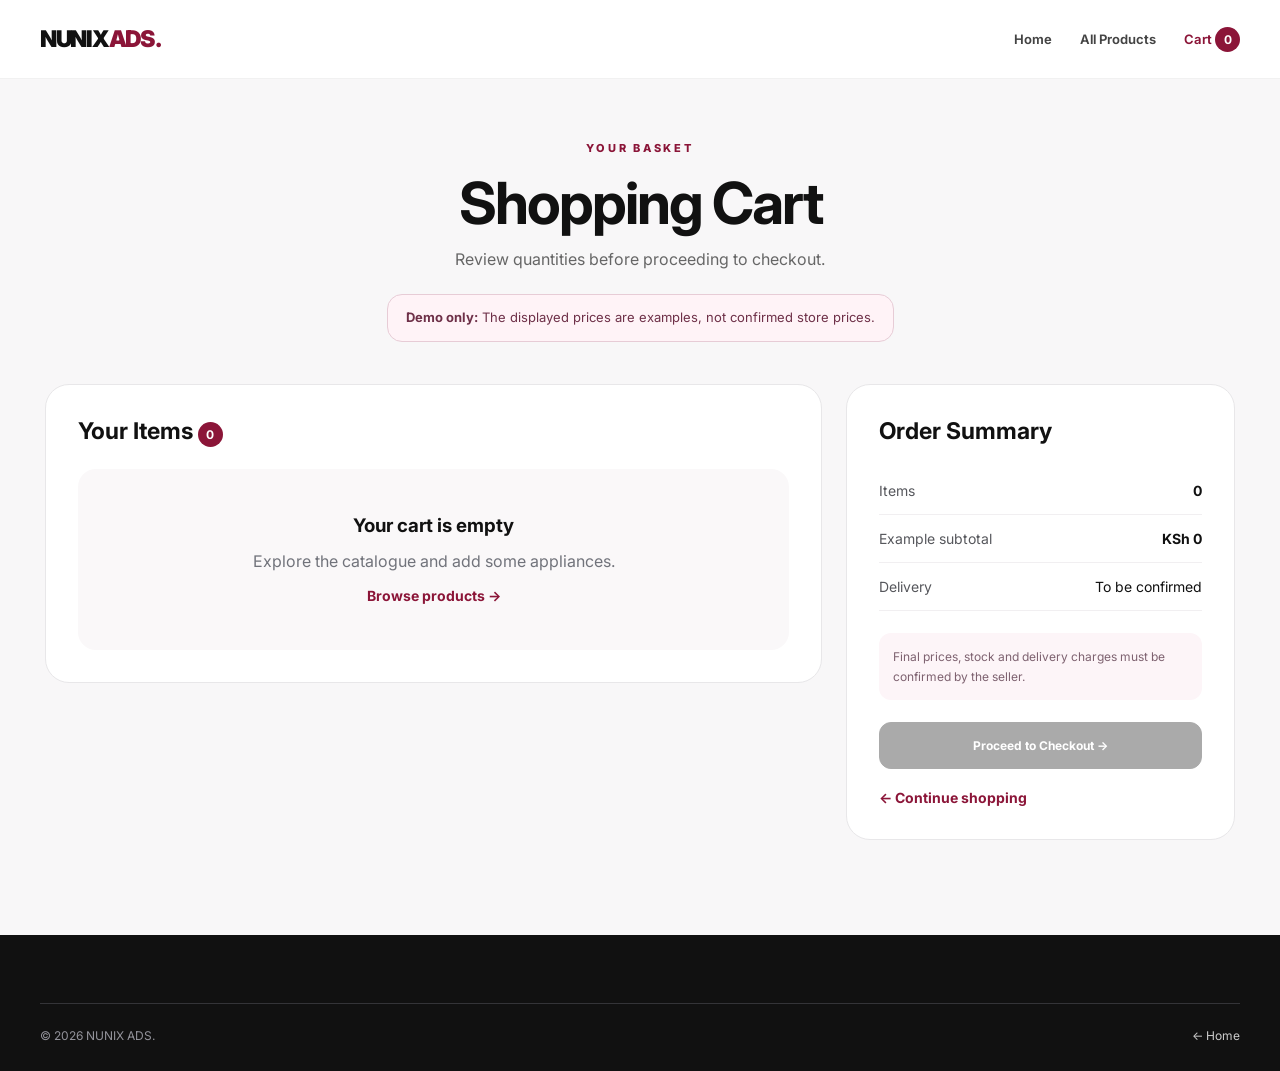
<file: cart.html>
<!DOCTYPE html>
<html lang="en">
<head>
  <meta charset="UTF-8">
  <meta name="viewport" content="width=device-width,initial-scale=1">
  <title>Your Cart | NUNIX ADS</title>
  <meta name="description" content="Review the items in your NUNIX ADS shopping cart.">
  <link rel="stylesheet" href="css/style.css">
  <link rel="stylesheet" href="css/products.css">
  <script src="js/catalog-data.js" defer></script>
  <script src="js/cart-store.js" defer></script>
  <script src="js/cart-page.js" defer></script>
</head>
<body>
  <header class="header"><nav class="navbar container shop-nav" aria-label="Main navigation">
    <a class="logo" href="index.html">NUNIX<span>ADS.</span></a>
    <div class="shop-header-links"><a href="index.html">Home</a><a href="products.html">All Products</a><a href="cart.html" aria-current="page">Cart <span class="cart-count" data-cart-count>0</span></a></div>
  </nav></header>
  <main class="shop-shell">
    <div class="shop-intro"><p class="eyebrow">YOUR BASKET</p><h1>Shopping Cart</h1><p>Review quantities before proceeding to checkout.</p><p class="demo-banner"><strong>Demo only:</strong> The displayed prices are examples, not confirmed store prices.</p></div>
    <div class="cart-layout">
      <section class="cart-panel" aria-labelledby="cart-heading">
        <h2 id="cart-heading">Your Items <span class="cart-count" data-cart-count>0</span></h2>
        <div id="cart-items"></div>
        <div class="shop-empty" id="cart-empty" hidden><h3>Your cart is empty</h3><p>Explore the catalogue and add some appliances.</p><a href="products.html">Browse products →</a></div>
      </section>
      <aside class="cart-summary" aria-labelledby="summary-heading">
        <h2 id="summary-heading">Order Summary</h2>
        <div class="summary-row"><span>Items</span><strong id="summary-count">0</strong></div>
        <div class="summary-row"><span>Example subtotal</span><strong id="summary-subtotal">KSh 0</strong></div>
        <div class="summary-row"><span>Delivery</span><span>To be confirmed</span></div>
        <p class="cart-disclaimer">Final prices, stock and delivery charges must be confirmed by the seller.</p>
        <a class="shop-primary-button checkout-link" id="checkout-link" href="checkout.html">Proceed to Checkout →</a>
        <a class="shop-back-link" href="products.html">← Continue shopping</a>
      </aside>
    </div>
  </main>
  <footer class="footer"><div class="container footer-bottom shop-footer"><p>© <span id="copyright-year">2026</span> NUNIX ADS.</p><a href="index.html">← Home</a></div></footer>
</body>
</html>
</file>
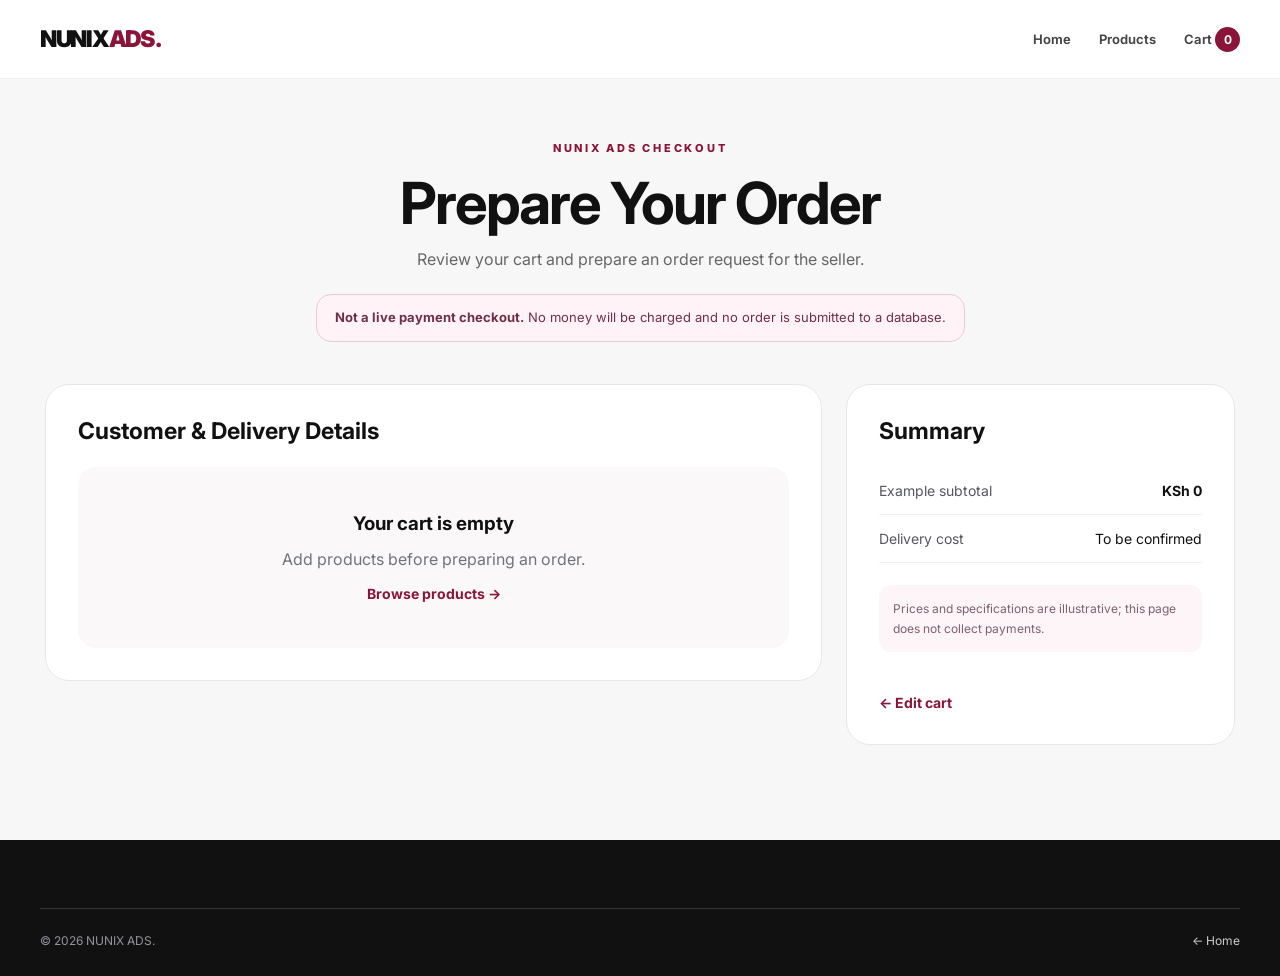
<file: checkout.html>
<!DOCTYPE html>
<html lang="en">
<head>
  <meta charset="UTF-8">
  <meta name="viewport" content="width=device-width,initial-scale=1">
  <title>Checkout | NUNIX ADS</title>
  <meta name="description" content="Prepare a NUNIX ADS order request and review your example subtotal.">
  <link rel="stylesheet" href="css/style.css">
  <link rel="stylesheet" href="css/products.css">
  <script src="js/catalog-data.js" defer></script>
  <script src="js/cart-store.js" defer></script>
  <script src="js/checkout.js" defer></script>
</head>
<body>
  <header class="header"><nav class="navbar container shop-nav" aria-label="Main navigation">
    <a class="logo" href="index.html">NUNIX<span>ADS.</span></a>
    <div class="shop-header-links"><a href="index.html">Home</a><a href="products.html">Products</a><a href="cart.html">Cart <span class="cart-count" data-cart-count>0</span></a></div>
  </nav></header>
  <main class="shop-shell">
    <div class="shop-intro"><p class="eyebrow">NUNIX ADS CHECKOUT</p><h1>Prepare Your Order</h1><p>Review your cart and prepare an order request for the seller.</p><p class="demo-banner"><strong>Not a live payment checkout.</strong> No money will be charged and no order is submitted to a database.</p></div>
    <div class="cart-layout">
      <section class="cart-panel">
        <h2>Customer &amp; Delivery Details</h2>
        <div class="shop-empty" id="checkout-empty" hidden><h3>Your cart is empty</h3><p>Add products before preparing an order.</p><a href="products.html">Browse products →</a></div>
        <form class="checkout-form" id="checkout-form">
          <label>Full name <input name="name" id="customer-name" type="text" autocomplete="name" required maxlength="80" placeholder="Your full name"></label>
          <label>Phone number <input name="phone" id="customer-phone" type="tel" autocomplete="tel" inputmode="tel" required placeholder="07XXXXXXXX or +2547XXXXXXXX"></label>
          <label>Email (optional) <input name="email" id="customer-email" type="email" autocomplete="email" maxlength="100" placeholder="you@example.com"></label>
          <div class="checkout-form-columns">
            <label>County <input name="county" id="customer-county" type="text" required maxlength="60" placeholder="e.g. Nairobi"></label>
            <label>Town / area <input name="town" id="customer-town" type="text" required maxlength="80" placeholder="Town or delivery area"></label>
          </div>
          <label>Delivery instructions (optional) <textarea id="delivery-notes" name="notes" maxlength="300" rows="3" placeholder="Nearby landmark or other delivery instructions"></textarea></label>
          <fieldset class="checkout-fieldset">
            <legend>How would you prefer to arrange payment?</legend>
            <label><input name="payment" type="radio" value="Discuss payment with seller" checked> Discuss payment with seller</label>
            <label><input name="payment" type="radio" value="Request cash on delivery (subject to seller approval)"> Request cash on delivery (seller must approve)</label>
            <p>M-Pesa payment cannot be accepted here yet. It requires a secure payment integration.</p>
          </fieldset>
          <button class="shop-primary-button" id="prepare-order" type="submit">Prepare Order Request →</button>
        </form>
        <div class="checkout-result" id="checkout-result" hidden>
          <h3>Order request prepared — not submitted</h3>
          <p>Send this request to the seller for confirmation of price, stock and delivery charges.</p>
          <pre class="checkout-preview" id="checkout-preview"></pre>
          <a class="shop-primary-button" id="whatsapp-request" href="#" target="_blank" rel="noopener noreferrer" hidden>Send Request on WhatsApp ↗</a>
          <button class="shop-primary-button" id="copy-request" type="button">Copy Request</button>
          <p id="checkout-feedback" role="status" aria-live="polite"></p>
        </div>
      </section>
      <aside class="cart-summary">
        <h2>Summary</h2>
        <div id="checkout-lines"></div>
        <div class="summary-row"><span>Example subtotal</span><strong id="checkout-subtotal">KSh 0</strong></div>
        <div class="summary-row"><span>Delivery cost</span><span>To be confirmed</span></div>
        <p class="cart-disclaimer">Prices and specifications are illustrative; this page does not collect payments.</p>
        <a class="shop-back-link" href="cart.html">← Edit cart</a>
      </aside>
    </div>
  </main>
  <footer class="footer"><div class="container footer-bottom shop-footer"><p>© <span id="copyright-year">2026</span> NUNIX ADS.</p><a href="index.html">← Home</a></div></footer>
</body>
</html>
</file>
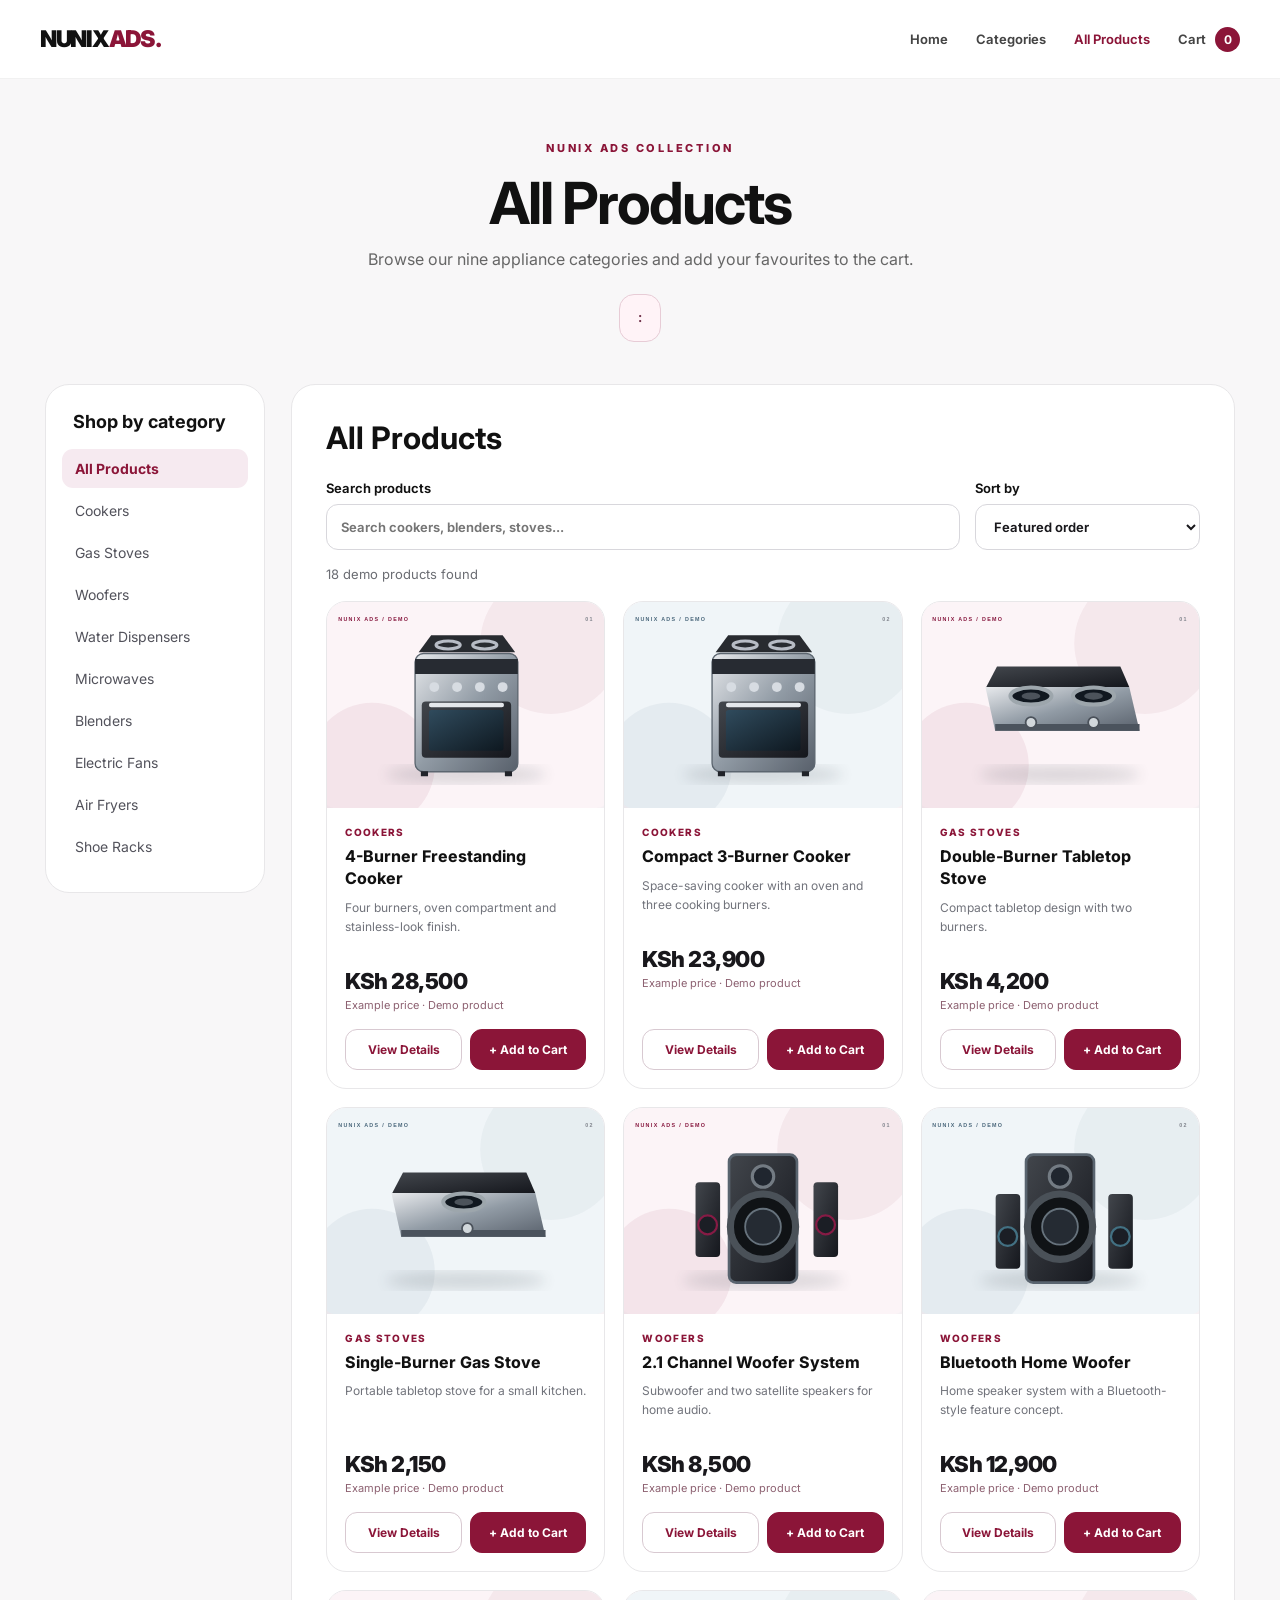
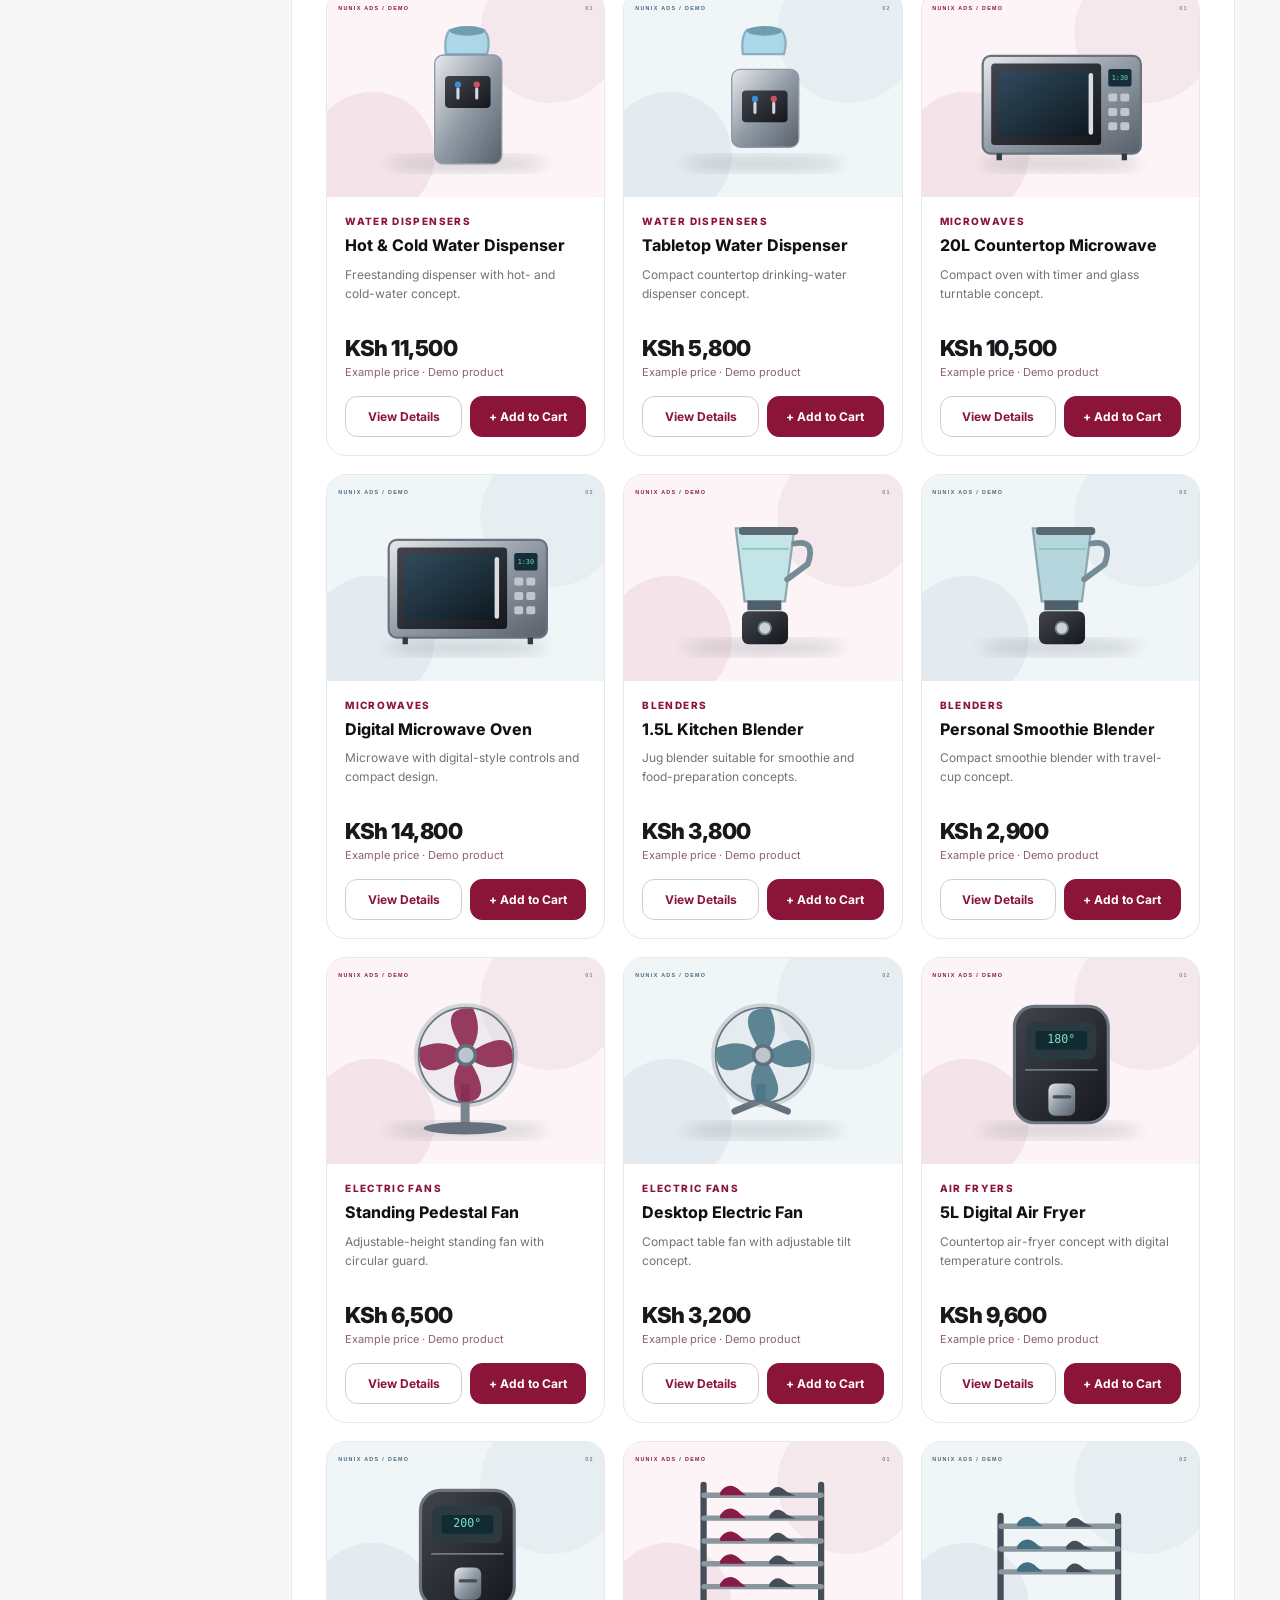
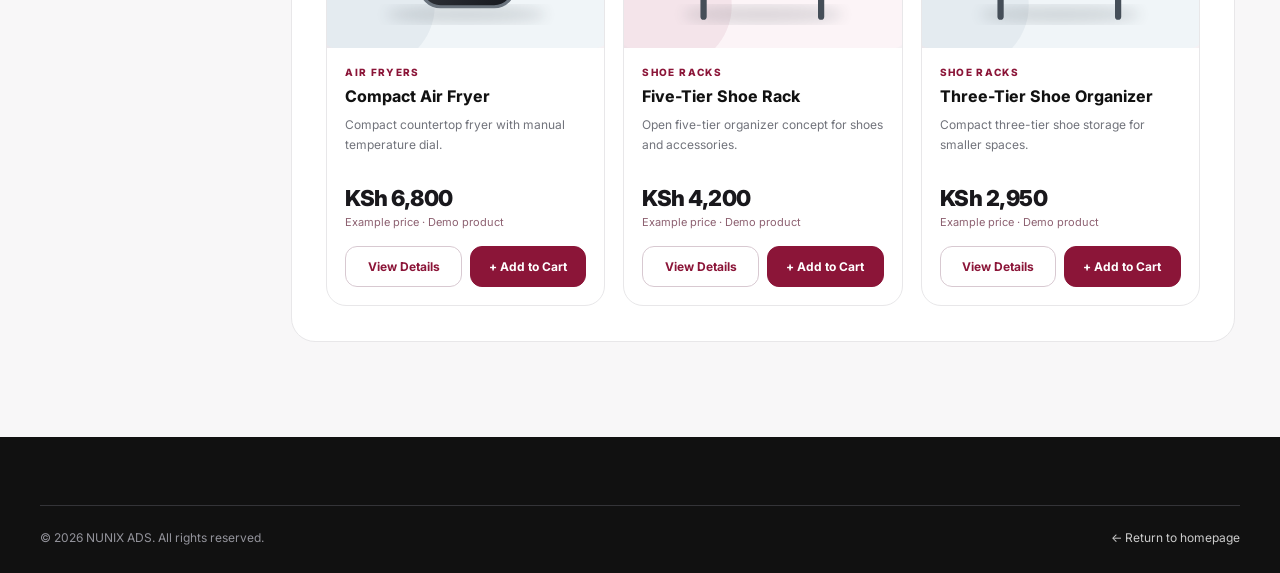
<file: products.html>
<!DOCTYPE html>
<html lang="en">
<head>
  <meta charset="UTF-8">
  <meta name="viewport" content="width=device-width, initial-scale=1">
  <meta name="description" content="Browse the demo NUNIX ADS catalogue: cookers, stoves, woofers, dispensers, microwaves, blenders, fans, fryers, and shoe racks.">
  <title>All Products | NUNIX ADS</title>
  <link rel="stylesheet" href="css/style.css">
  <link rel="stylesheet" href="css/products.css">
  <script src="js/catalog-data.js" defer></script>
  <script src="js/cart-store.js" defer></script>
  <script src="js/products.js" defer></script>
</head>
<body>
  <header class="header">
    <nav class="navbar container shop-nav" aria-label="Main navigation">
      <a class="logo" href="index.html">NUNIX<span>ADS.</span></a>
      <div class="shop-header-links">
        <a href="index.html">Home</a>
        <a href="index.html#categories">Categories</a>
        <a href="products.html" aria-current="page">All Products</a>
        <a class="shop-cart-link" href="cart.html">Cart <span class="cart-count" data-cart-count>0</span></a>
      </div>
    </nav>
  </header>

  <main class="shop-shell">
    <div class="shop-intro">
      <p class="eyebrow">NUNIX ADS COLLECTION</p>
      <h1 id="page-title">All Products</h1>
      <p>Browse our nine appliance categories and add your favourites to the cart.</p>
      <p class="demo-banner"><strong>:</strong></p>
    </div>

    <div class="shop-layout">
      <aside class="shop-sidebar" aria-label="Filter by category">
        <h2>Shop by category</h2>
        <nav id="category-list" class="shop-categories" aria-label="Product categories"></nav>
      </aside>

      <section class="shop-results" aria-labelledby="results-title">
        <div class="shop-section-heading">
          <h2 id="results-title">Browse Products</h2>
        </div>
        <div class="shop-toolbar">
          <label class="shop-search-label" for="product-search">Search products
            <input id="product-search" type="search" placeholder="Search cookers, blenders, stoves..." autocomplete="off">
          </label>
          <label class="shop-sort-label" for="product-sort">Sort by
            <select id="product-sort">
              <option value="default">Featured order</option>
              <option value="az">Name: A to Z</option>
              <option value="za">Name: Z to A</option>
              <option value="low">Demo price: Low to High</option>
              <option value="high">Demo price: High to Low</option>
            </select>
          </label>
        </div>
        <p class="shop-count" id="results-count" aria-live="polite"></p>
        <div class="shop-grid" id="product-grid"></div>
        <div class="shop-empty" id="empty-state" hidden>
          <h3>No matching products</h3>
          <p>Try another search or select another category.</p>
          <a href="products.html">View all products →</a>
        </div>
      </section>
    </div>
  </main>

  <dialog id="product-dialog" class="shop-dialog" aria-labelledby="dialog-title">
    <button class="shop-dialog-close" type="button" id="close-dialog" aria-label="Close product details">×</button>
    <button type="button" class="shop-primary-button shop-dialog-add" id="dialog-add">Add to Cart</button>
  </dialog>
  <div class="shop-toast" id="shop-toast" role="status" aria-live="polite"></div>

  <footer class="footer">
    <div class="container footer-bottom shop-footer">
      <p>© <span id="copyright-year">2026</span> NUNIX ADS. All rights reserved.</p>
      <a href="index.html">← Return to homepage</a>
    </div>
  </footer>
</body>
</html>
</file>
<file: css/style.css>
/* =========================================================
   NUNIX ADS | Premium Home Appliances
   Clean stylesheet: HTML + CSS + Three.js showroom
   ========================================================= */

@import url('https://fonts.googleapis.com/css2?family=Inter:wght@400;500;600;700;800;900&display=swap');

/* 1. DESIGN TOKENS & RESET */
:root {
    --primary: #111111;
    --accent: #8b1538;
    --accent-dark: #69102b;
    --background: #ffffff;
    --secondary: #f5f5f7;
    --text-muted: #6e6e73;
    --border: #e9e9ed;
    --card-radius: 24px;
    --page-width: 1200px;
}

*,
*::before,
*::after {
    box-sizing: border-box;
}

* {
    margin: 0;
    padding: 0;
}

html {
    scroll-behavior: smooth;
    scroll-padding-top: 90px;
}

body {
    min-width: 320px;
    overflow-x: hidden;
    background: var(--background);
    color: var(--primary);
    font-family: 'Inter', Arial, sans-serif;
    -webkit-font-smoothing: antialiased;
}

a {
    color: inherit;
    text-decoration: none;
}

button,
input {
    font: inherit;
}

img,
canvas {
    max-width: 100%;
}

:focus-visible {
    outline: 3px solid var(--accent);
    outline-offset: 4px;
}

.container {
    width: min(var(--page-width), calc(100% - 48px));
    margin-inline: auto;
}

.section {
    padding-block: 105px;
}

.eyebrow {
    color: var(--accent);
    font-size: 11px;
    font-weight: 800;
    letter-spacing: 0.25em;
    text-transform: uppercase;
}

/* 2. HEADER & NAVIGATION */
.header {
    position: sticky;
    top: 0;
    z-index: 1000;
    border-bottom: 1px solid rgba(0, 0, 0, 0.055);
    background: rgba(255, 255, 255, 0.94);
    -webkit-backdrop-filter: blur(18px);
    backdrop-filter: blur(18px);
}

.navbar {
    display: flex;
    min-height: 78px;
    align-items: center;
    justify-content: space-between;
    gap: 28px;
}

.logo {
    flex-shrink: 0;
    font-size: 23px;
    font-weight: 900;
    letter-spacing: -0.055em;
}

.logo span,
.footer h2 span {
    color: var(--accent);
}

.nav-links {
    display: flex;
    align-items: center;
    gap: clamp(18px, 2.8vw, 38px);
}

.nav-links a {
    color: #54545a;
    font-size: 13px;
    font-weight: 600;
    transition: color 0.2s ease;
}

.nav-links a:hover,
.footer-links a:hover {
    color: var(--accent);
}

.nav-shop {
    display: inline-block;
    flex-shrink: 0;
    padding: 13px 23px;
    border-radius: 999px;
    background: var(--primary);
    color: #ffffff;
    font-size: 12px;
    font-weight: 700;
    transition: background 0.2s ease, transform 0.2s ease;
}

.nav-shop:hover {
    background: var(--accent);
    transform: translateY(-2px);
}

.mobile-menu {
    display: none;
}

/* 3. HERO */
.hero {
    position: relative;
    isolation: isolate;
    min-height: 0;
    overflow: hidden;
    padding: 72px 0 32px;
    text-align: center;
    background:
        radial-gradient(ellipse at 8% 58%, rgba(139, 21, 56, 0.075), transparent 37%),
        radial-gradient(ellipse at 92% 58%, rgba(139, 21, 56, 0.06), transparent 37%),
        #fbfafb;
}

.hero-content {
    position: relative;
    z-index: 1;
    width: min(940px, calc(100% - 32px));
    margin: 0 auto;
}

.hero h1 {
    margin-top: 20px;
    font-size: clamp(45px, 6.2vw, 88px);
    font-weight: 800;
    letter-spacing: -0.065em;
    line-height: 1.08;
}

.hero h1 span {
    display: block;
    color: var(--accent);
}

.hero-description {
    max-width: 540px;
    margin: 24px auto 0;
    color: var(--text-muted);
    font-size: 16px;
    line-height: 1.8;
}

.hero-buttons {
    display: flex;
    flex-wrap: wrap;
    justify-content: center;
    gap: 14px;
    margin-top: 27px;
}

.btn {
    display: inline-flex;
    min-height: 46px;
    align-items: center;
    justify-content: center;
    padding: 13px 25px;
    border: 1px solid transparent;
    border-radius: 999px;
    font-size: 13px;
    font-weight: 700;
    transition: background 0.25s ease, transform 0.25s ease, color 0.25s ease;
}

.btn:hover {
    transform: translateY(-3px);
}

.btn-primary {
    background: var(--accent);
    color: #ffffff;
}

.btn-primary:hover {
    background: var(--accent-dark);
}

.btn-secondary {
    border-color: #d7d7dc;
    background: #ffffff;
    color: var(--primary);
}

.btn-secondary:hover {
    background: #f0f0f3;
}

/* 4. THREE-APPLIANCE SHOWROOM: LEFT / CENTER / RIGHT */
.showroom-section {
    width: 100%;
    margin-top: 46px;
    padding: 0 24px;
}

.appliance-showroom {
    display: grid;
    width: min(1400px, 100%);
    margin-inline: auto;
    grid-template-columns: repeat(3, minmax(0, 1fr));
    gap: 22px;
    align-items: stretch;
}

.appliance-card {
    display: flex;
    min-width: 0;
    flex-direction: column;
    overflow: hidden;
    border: 1px solid var(--border);
    border-radius: var(--card-radius);
    background: #ffffff;
    box-shadow: 0 12px 35px rgba(21, 15, 24, 0.055);
    transition: transform 0.3s ease, box-shadow 0.3s ease;
}

.appliance-card:hover {
    transform: translateY(-6px);
    box-shadow: 0 22px 48px rgba(21, 15, 24, 0.105);
}

.appliance-viewer {
    position: relative;
    display: block;
    width: 100%;
    height: clamp(300px, 31vw, 430px);
    flex-shrink: 0;
    overflow: hidden;
    cursor: grab;
    background: radial-gradient(circle at 50% 45%, #ffffff 2%, #f6f3f5 68%, #eee8ec 100%);
}

.appliance-viewer:active {
    cursor: grabbing;
}

/* Three.js injects one canvas into each appliance viewer. */
.appliance-viewer canvas,
#cooker-3d canvas,
#stove-3d canvas,
#microwave-3d canvas {
    display: block;
    width: 100%;
    height: 100%;
    touch-action: none;
}

#cooker-3d,
#stove-3d,
#microwave-3d {
    min-width: 0;
    width: 100%;
}

.appliance-info {
    display: flex;
    min-height: 124px;
    flex: 1;
    flex-direction: column;
    align-items: center;
    justify-content: center;
    padding: 20px 14px 26px;
    text-align: center;
    background: #ffffff;
}

.appliance-info span {
    display: block;
    margin-bottom: 9px;
    color: var(--accent);
    font-size: 10px;
    font-weight: 800;
    letter-spacing: 0.14em;
}

.appliance-info h3 {
    margin-bottom: 10px;
    font-size: clamp(16px, 1.55vw, 21px);
    font-weight: 800;
    letter-spacing: -0.04em;
    line-height: 1.3;
}

.appliance-info p {
    color: var(--text-muted);
    font-size: 12px;
}

/* Legacy single-viewer fallback if any previous HTML remains. */
.hero-visual {
    position: relative;
    display: flex;
    width: 100%;
    height: 470px;
    align-items: center;
    justify-content: center;
}

.hero-visual #cooker-3d {
    height: 100%;
}

.viewer-loading,
.interaction-hint {
    color: var(--text-muted);
    font-size: 12px;
    letter-spacing: 0.025em;
}

.viewer-loading {
    padding-top: 30px;
}

.interaction-hint {
    margin: 10px auto 26px;
    text-align: center;
}

.hero-bottom {
    display: flex;
    width: min(1160px, calc(100% - 48px));
    justify-content: space-between;
    gap: 18px;
    margin: 30px auto 0;
    padding-bottom: 10px;
    color: #929097;
    font-size: 10px;
    font-weight: 700;
    letter-spacing: 0.18em;
}

/* 5. SHARED SECTION HEADINGS */
.section-heading {
    margin-bottom: 52px;
    text-align: center;
}

.section-heading h2 {
    margin-top: 18px;
    font-size: clamp(34px, 4.6vw, 56px);
    font-weight: 800;
    letter-spacing: -0.055em;
    line-height: 1.15;
}

.section-heading h2 span {
    display: block;
    color: var(--accent);
}

.section-heading > p:last-child {
    max-width: 600px;
    margin: 18px auto 0;
    color: var(--text-muted);
    font-size: 15px;
    line-height: 1.75;
}

/* 6. PRODUCT CATEGORIES */
.category-grid {
    display: grid;
    grid-template-columns: repeat(3, minmax(0, 1fr));
    gap: 22px;
}

.category-card {
    display: flex;
    min-height: 225px;
    flex-direction: column;
    align-items: center;
    justify-content: center;
    padding: 30px 18px;
    border: 1px solid transparent;
    border-radius: var(--card-radius);
    background: var(--secondary);
    text-align: center;
    transition: background 0.3s ease, transform 0.3s ease, box-shadow 0.3s ease;
}

.category-card:hover {
    transform: translateY(-7px);
    border-color: #eddde3;
    background: #f2e9ec;
    box-shadow: 0 15px 30px rgba(0, 0, 0, 0.06);
}

.category-icon {
    margin-bottom: 18px;
    font-size: 60px;
    line-height: 1.2;
    transition: transform 0.3s ease;
}

.category-card:hover .category-icon {
    transform: scale(1.1);
}

.category-card h3 {
    margin-bottom: 9px;
    font-size: 18px;
    font-weight: 750;
}

.category-card p {
    color: var(--text-muted);
    font-size: 13px;
    line-height: 1.5;
}

/* 7. FEATURED PRODUCTS */
.featured {
    background: var(--secondary);
}

.product-grid {
    display: grid;
    grid-template-columns: repeat(3, minmax(0, 1fr));
    gap: 24px;
}

.product-card {
    min-width: 0;
    overflow: hidden;
    border: 1px solid var(--border);
    border-radius: var(--card-radius);
    background: #ffffff;
    transition: transform 0.3s ease, box-shadow 0.3s ease;
}

.product-card:hover {
    transform: translateY(-6px);
    box-shadow: 0 16px 38px rgba(0, 0, 0, 0.07);
}

.product-image {
    display: flex;
    height: 240px;
    align-items: center;
    justify-content: center;
    background: linear-gradient(135deg, #f0f0f2, #fafafa);
}

.product-image span {
    font-size: 90px;
    line-height: 1;
    transition: transform 0.3s ease;
}

.product-card:hover .product-image span {
    transform: scale(1.12);
}

.product-image img {
    width: 100%;
    height: 100%;
    object-fit: contain;
}

.product-info {
    padding: 26px;
}

.product-info p {
    margin-bottom: 10px;
    color: var(--text-muted);
    font-size: 12px;
}

.product-info h3 {
    margin-bottom: 16px;
    font-size: 19px;
    font-weight: 800;
    letter-spacing: -0.03em;
}

.product-status {
    color: var(--accent);
    font-size: 12px;
    font-weight: 700;
}

/* 8. ABOUT SECTION */
.about {
    text-align: center;
}

.about-content {
    max-width: 760px;
}

.about h2 {
    margin: 22px auto;
    font-size: clamp(38px, 5.5vw, 68px);
    font-weight: 800;
    letter-spacing: -0.065em;
    line-height: 1.17;
}

.about h2 span {
    color: var(--accent);
}

.about-content > p:not(.eyebrow) {
    max-width: 580px;
    margin: 0 auto 32px;
    color: var(--text-muted);
    font-size: 15px;
    line-height: 1.85;
}

/* 9. FOOTER */
.footer {
    padding: 68px 0 28px;
    background: #111111;
    color: #ffffff;
}

.footer-top,
.footer-bottom {
    display: flex;
    justify-content: space-between;
    gap: 24px;
}

.footer h2 {
    font-size: 29px;
    font-weight: 900;
    letter-spacing: -0.05em;
}

.footer h2 span {
    color: #ce7895;
}

.footer-top p {
    margin-top: 12px;
    color: #a8a8ad;
    font-size: 14px;
}

.footer-links {
    display: flex;
    flex-wrap: wrap;
    align-items: flex-start;
    gap: 22px;
}

.footer-links a {
    color: #b6b6bb;
    font-size: 13px;
    transition: color 0.2s ease;
}

.footer-bottom {
    margin-top: 65px;
    padding-top: 24px;
    border-top: 1px solid #343438;
    color: #93939b;
    font-size: 12px;
}

/* 10. TABLETS */
@media (max-width: 950px) {
    .nav-links,
    .nav-actions {
        display: none;
    }

    .mobile-menu {
        position: relative;
        display: block;
        margin-left: auto;
    }

    .mobile-menu summary {
        cursor: pointer;
        font-size: 25px;
        list-style: none;
    }

    .mobile-menu summary::-webkit-details-marker {
        display: none;
    }

    .mobile-links {
        position: absolute;
        top: 42px;
        right: 0;
        z-index: 20;
        display: flex;
        width: 195px;
        flex-direction: column;
        gap: 17px;
        padding: 20px;
        border: 1px solid var(--border);
        border-radius: 16px;
        background: #ffffff;
        box-shadow: 0 16px 38px rgba(0, 0, 0, 0.12);
    }

    .mobile-links a {
        font-size: 14px;
        font-weight: 600;
    }

    .appliance-showroom {
        grid-template-columns: repeat(2, minmax(0, 1fr));
    }

    .appliance-card:last-child {
        grid-column: 1 / -1;
        width: min(100%, 440px);
        justify-self: center;
    }

    .appliance-viewer {
        height: 345px;
    }

    .category-grid,
    .product-grid {
        grid-template-columns: repeat(2, minmax(0, 1fr));
    }
}

/* 11. SMALL PHONES */
@media (max-width: 600px) {
    .container {
        width: calc(100% - 32px);
    }

    .section {
        padding-block: 72px;
    }

    .navbar {
        min-height: 68px;
    }

    .logo {
        font-size: 21px;
    }

    .hero {
        padding-top: 58px;
    }

    .hero h1 {
        font-size: clamp(39px, 10vw, 56px);
        letter-spacing: -0.055em;
    }

    .hero-description {
        font-size: 14px;
        padding-inline: 8px;
    }

    .hero-buttons {
        gap: 10px;
    }

    .btn {
        padding-inline: 18px;
        font-size: 12px;
    }

    .showroom-section {
        margin-top: 32px;
        padding-inline: 15px;
    }

    .appliance-showroom {
        grid-template-columns: minmax(0, 1fr);
        gap: 18px;
    }

    .appliance-card:last-child {
        grid-column: auto;
        width: 100%;
    }

    .appliance-viewer {
        height: 330px;
    }

    .appliance-info h3 {
        font-size: 19px;
    }

    .hero-bottom {
        flex-direction: column;
        align-items: center;
        gap: 10px;
        text-align: center;
    }

    .category-grid,
    .product-grid {
        grid-template-columns: minmax(0, 1fr);
        gap: 18px;
    }

    .category-card {
        min-height: 205px;
    }

    .section-heading {
        margin-bottom: 40px;
    }

    .footer-top,
    .footer-bottom {
        flex-direction: column;
    }

    .footer-bottom {
        margin-top: 46px;
    }
}

/* 12. ACCESSIBILITY */
@media (prefers-reduced-motion: reduce) {
    html {
        scroll-behavior: auto;
    }

    *,
    *::before,
    *::after {
        animation-duration: 0.01ms !important;
        animation-iteration-count: 1 !important;
        transition-duration: 0.01ms !important;
    }
}
/* =====================================
   NUNIX ADS CATEGORY DROPDOWN
===================================== */

.category-dropdown {
    position: relative;
}

.category-dropdown summary {
    list-style: none;
    cursor: pointer;
    font-size: 13px;
    font-weight: 600;
    color: #555;
}

.category-dropdown summary::-webkit-details-marker {
    display: none;
}

.category-dropdown summary:hover {
    color: #8B1538;
}

.category-dropdown-menu {
    position: absolute;

    top: calc(100% + 20px);
    left: -20px;

    width: 250px;
    padding: 12px;

    display: flex;
    flex-direction: column;
    gap: 4px;

    background: white;

    border: 1px solid #eeeeee;
    border-radius: 16px;

    box-shadow: 0 15px 45px rgba(0,0,0,0.12);

    z-index: 1100;
}

.category-dropdown-menu a {
    display: block;

    padding: 12px 15px;

    color: #333;

    border-radius: 8px;

    font-size: 13px;

    transition: background 0.2s ease;
}

.category-dropdown-menu a:hover {
    background: #f5e9ee;
    color: #8B1538;
}

/* CLICKABLE CATEGORY CARDS */

a.category-card {
    display: block;
    color: inherit;
    text-decoration: none;
}
</file>
<file: css/products.css>
/* NUNIX ADS — Product Catalogue + Cart + Checkout
   This stylesheet deliberately uses shop-/cart-/checkout- prefixes
   so your existing 3D homepage styles remain unchanged. */
:root { --shop-accent:#8b1538; --shop-ink:#19181c; --shop-muted:#71737b; --shop-line:#e8e7e9; }
.shop-nav { gap:20px; }
.shop-header-links { display:flex; align-items:center; justify-content:flex-end; flex-wrap:wrap; gap:clamp(10px,2.2vw,30px); font-size:13px; font-weight:650; }
.shop-header-links a { color:#444; }
.shop-header-links a:hover, .shop-header-links a[aria-current="page"] { color:var(--shop-accent); }
.shop-cart-link { display:inline-flex; align-items:center; gap:9px; }
.cart-count { display:inline-grid; place-items:center; min-width:25px; height:25px; padding:0 6px; border-radius:100px; background:var(--shop-accent); color:white; font-weight:700; font-size:12px; }
.shop-shell { background:#f8f7f8; min-height:76vh; padding:62px max(3.5%,16px) 95px; }
.shop-intro { max-width:900px; text-align:center; margin:0 auto 42px; }
.shop-intro h1 { margin:16px 0 10px; font-size:clamp(34px,5vw,58px); letter-spacing:-2px; line-height:1.12; }
.shop-intro > p:not(.eyebrow) { color:#666; line-height:1.65; }
.demo-banner { margin:22px auto 0; width:fit-content; max-width:850px; padding:12px 18px; border:1px solid #e7ccd6; border-radius:15px; background:#fff3f7; font-size:13px; color:#6e3048 !important; }
.shop-layout { max-width:1320px; margin:auto; display:grid; grid-template-columns:220px minmax(0,1fr); gap:26px; align-items:start; }
.shop-sidebar, .shop-results, .cart-panel, .cart-summary { background:white; border:1px solid var(--shop-line); border-radius:24px; }
.shop-sidebar { padding:26px 16px; }
.shop-sidebar h2 { font-size:18px; margin:0 11px 17px; }
.shop-categories { display:flex; flex-direction:column; gap:3px; }
.shop-categories a { display:block; padding:11px 13px; border-radius:11px; color:#52525b; font-size:14px; transition:background .2s; }
.shop-categories a:hover, .shop-categories a[aria-current="page"] { background:#f6eaf0; color:var(--shop-accent); font-weight:700; }
.shop-results { padding:clamp(20px,2.7vw,35px); min-width:0; }
.shop-section-heading h2 { font-size:clamp(22px,3vw,31px); margin-bottom:8px; }
.shop-section-heading p { color:var(--shop-muted); font-size:13px; line-height:1.5; }
.shop-toolbar { display:flex; gap:15px; flex-wrap:wrap; margin:24px 0 12px; }
.shop-toolbar label { display:flex; flex-direction:column; gap:8px; font-size:13px; font-weight:650; }
.shop-search-label { flex:1 1 200px; }
.shop-sort-label { flex:0 1 225px; }
.shop-toolbar input, .shop-toolbar select, .checkout-form input:not([type="radio"]), .checkout-form textarea { width:100%; padding:12px 14px; min-height:46px; border:1px solid #d8d7dc; border-radius:12px; font:inherit; color:var(--shop-ink); background:white; }
.shop-toolbar input:focus-visible, .shop-toolbar select:focus-visible, .checkout-form input:focus-visible, .checkout-form textarea:focus-visible { outline:2px solid var(--shop-accent); outline-offset:2px; }
.shop-count { margin:16px 0 19px; font-size:13px; color:#6b6d73; }
.shop-grid { display:grid; grid-template-columns:repeat(3,minmax(0,1fr)); gap:18px; }
.shop-product { min-width:0; display:flex; flex-direction:column; overflow:hidden; border:1px solid var(--shop-line); border-radius:20px; background:white; transition:transform .2s,box-shadow .2s; }
.shop-product:hover { transform:translateY(-4px); box-shadow:0 17px 30px rgba(0,0,0,.07); }
.shop-product-art { position:relative; height:206px; overflow:hidden; background:#f6f1f4; }
.shop-product-art img { width:100%; height:100%; object-fit:cover; display:block; }
.shop-product-body { flex:1; padding:18px; display:flex; flex-direction:column; }
.shop-product-category { color:var(--shop-accent); font-size:10px; font-weight:800; letter-spacing:1.35px; text-transform:uppercase; }
.shop-product h3 { margin:8px 0; font-size:16px; line-height:1.35; font-weight:750; }
.shop-product-description { color:var(--shop-muted); font-size:12px; line-height:1.6; min-height:56px; }
.shop-product-price { margin-top:14px; font-size:22px; font-weight:850; color:var(--shop-ink); letter-spacing:-.5px; }
.shop-product-status { margin:4px 0 17px; color:#8d6171; font-size:11px; }
.shop-product-actions { display:grid; grid-template-columns:1fr 1fr; gap:8px; margin-top:auto; }
.shop-details-button, .shop-primary-button { display:inline-flex; align-items:center; justify-content:center; gap:6px; text-align:center; border:1px solid var(--shop-accent); border-radius:12px; background:var(--shop-accent); color:white; padding:12px 10px; font:inherit; font-size:12px; font-weight:700; cursor:pointer; text-decoration:none; transition:background .2s; }
.shop-details-button:hover, .shop-primary-button:hover { background:#17141a; border-color:#17141a; color:white; }
.shop-outline-button { border-color:#d8c9d1; color:var(--shop-accent); background:white; }
.shop-outline-button:hover { background:#f6eaf0; border-color:var(--shop-accent); color:var(--shop-accent); }
.shop-empty { border-radius:18px; text-align:center; padding:45px 16px; background:#faf8f9; }
.shop-empty[hidden], .checkout-result[hidden], #checkout-form[hidden], #whatsapp-request[hidden] { display:none !important; }
.shop-empty p { color:var(--shop-muted); margin:12px 0; line-height:1.5; }
.shop-empty a, .shop-back-link { color:var(--shop-accent); font-weight:700; font-size:14px; }
.shop-dialog { position:fixed; margin:auto; width:min(510px,calc(100vw - 28px)); max-height:calc(100vh - 28px); overflow:auto; padding:24px; border:0; border-radius:25px; box-shadow:0 24px 70px #0003; color:#222; }
.shop-dialog::backdrop { background:#1119; }
.shop-dialog-close { position:absolute; right:18px; top:16px; width:37px; height:37px; background:#f4f3f4; border:0; border-radius:100px; font-size:26px; cursor:pointer; z-index:2; }
.shop-dialog-image { display:block; width:100%; height:225px; object-fit:contain; border-radius:15px; background:#faf3f5; margin-bottom:16px; }
.shop-dialog-category { font-size:12px; font-weight:800; letter-spacing:1px; text-transform:uppercase; color:var(--shop-accent); margin-bottom:10px; }
.shop-dialog h2 { margin-bottom:10px; }
.shop-dialog #dialog-description { line-height:1.65; color:#5e6268; font-size:14px; }
.shop-dialog-price { font-size:24px; font-weight:800; margin:14px 0 4px; }
.shop-dialog-notice { font-size:12px; background:#fcf4f7; border-radius:13px; color:#775262; padding:13px; line-height:1.55; margin:15px 0; }
.shop-dialog-add { width:100%; }
.shop-toast { position:fixed; z-index:2000; bottom:22px; right:22px; max-width:360px; padding:15px 19px; background:#211c21; color:#fff; font-size:13px; font-weight:650; border-radius:13px; box-shadow:0 16px 40px #0002; opacity:0; transform:translateY(18px); pointer-events:none; transition:opacity .2s,transform .2s; }
.shop-toast.show { opacity:1; transform:translateY(0); }
.shop-footer { margin-top:0; }
.shop-footer a { color:#ccc; }

/* Cart and checkout */
.cart-layout { max-width:1250px; display:grid; grid-template-columns:minmax(0,1.7fr) minmax(260px,.85fr); align-items:start; gap:24px; margin:auto; }
.cart-panel, .cart-summary { padding:clamp(20px,3vw,32px); }
.cart-panel h2, .cart-summary h2 { font-size:23px; margin-bottom:22px; }
.cart-row { display:grid; grid-template-columns:116px minmax(0,1fr) auto; gap:20px; padding:20px 0; border-bottom:1px solid var(--shop-line); align-items:center; }
.cart-row:last-child { border-bottom:0; }
.cart-row-image { width:116px; height:105px; border-radius:14px; object-fit:cover; background:#faf1f5; }
.cart-row h3 { font-size:16px; margin-bottom:8px; }
.cart-line-price { color:var(--shop-muted); font-size:12px; }
.cart-row-controls { display:flex; align-items:center; flex-wrap:wrap; gap:9px; margin-top:12px; }
.cart-qty-label { font-size:12px; color:#5c5c66; }
.cart-quantity { width:65px; padding:7px; border:1px solid #ddd; border-radius:9px; font:inherit; }
.cart-remove { background:none; border:0; color:#9c2a4d; cursor:pointer; font-weight:700; font-size:12px; padding:8px; }
.cart-row-total { white-space:nowrap; font-size:15px; }
.summary-row { display:flex; justify-content:space-between; align-items:start; gap:22px; font-size:14px; line-height:1.5; padding:13px 0; border-bottom:1px solid #f1eff1; }
.summary-row span:first-child { color:#56575c; }
.summary-row strong { text-align:right; white-space:nowrap; }
.cart-disclaimer { color:#7e6270; background:#fdf5f8; padding:14px; border-radius:12px; font-size:12px; line-height:1.65; margin:22px 0; }
.checkout-link { display:flex; width:100%; padding:15px; }
.disabled-link { background:#aaa; border-color:#aaa; color:white; pointer-events:none; }
.shop-back-link { display:inline-block; margin-top:20px; }
.checkout-form { display:grid; gap:17px; }
.checkout-form > label, .checkout-form-columns > label { display:flex; flex-direction:column; gap:8px; font-size:13px; font-weight:700; }
.checkout-form-columns { display:grid; grid-template-columns:1fr 1fr; gap:16px; }
.checkout-form textarea { resize:vertical; }
.checkout-fieldset { padding:16px; border:1px solid #e6dfe3; border-radius:14px; }
.checkout-fieldset legend { font-size:14px; padding:0 6px; font-weight:800; }
.checkout-fieldset label { display:flex; gap:10px; align-items:start; font-size:14px; font-weight:500; margin:12px 0; }
.checkout-fieldset input { accent-color:var(--shop-accent); margin-top:3px; }
.checkout-fieldset p { font-size:12px; color:var(--shop-muted); line-height:1.5; }
.checkout-form > button { padding:15px; }
.checkout-result { border:1px solid #d7b6c5; border-radius:18px; background:#fff8fa; padding:22px; margin-top:24px; }
.checkout-result h3 { margin-bottom:9px; }
.checkout-result > p { font-size:13px; line-height:1.5; margin-bottom:16px; color:#675963; }
.checkout-preview { white-space:pre-wrap; overflow-wrap:anywhere; background:white; padding:16px; margin-bottom:17px; border-radius:13px; border:1px solid #eee; font-size:12px; line-height:1.7; font-family:ui-monospace,monospace; }
.checkout-result .shop-primary-button { margin:0 8px 10px 0; padding:13px 16px; }
.checkout-result #checkout-feedback { margin:8px 0 0; }
@media (max-width:1100px) { .shop-grid { grid-template-columns:repeat(2,minmax(0,1fr)); } }
@media (max-width:800px) {
  .shop-layout, .cart-layout { grid-template-columns:1fr; }
  .shop-categories { flex-direction:row; flex-wrap:wrap; }
  .shop-categories a { border:1px solid #eee; }
  .shop-header-links { gap:12px; }
}
@media (max-width:550px) {
  .shop-shell { padding:42px 14px 70px; }
  .shop-grid { grid-template-columns:1fr; }
  .shop-header-links { font-size:12px; }
  .shop-header-links a:nth-child(2) { display:none; }
  .shop-toolbar { flex-direction:column; }
  .shop-sort-label { flex-basis:auto; }
  .cart-row { grid-template-columns:84px minmax(0,1fr); gap:12px; }
  .cart-row-image { width:84px; height:84px; }
  .cart-row-total { grid-column:2; justify-self:end; }
  .checkout-form-columns { grid-template-columns:1fr; }
  .shop-product-actions { grid-template-columns:1fr 1fr; }
}
@media (prefers-reduced-motion:reduce) {
  .shop-product, .shop-toast, .shop-categories a { transition:none; }
  .shop-product:hover { transform:none; }
}
</file>
